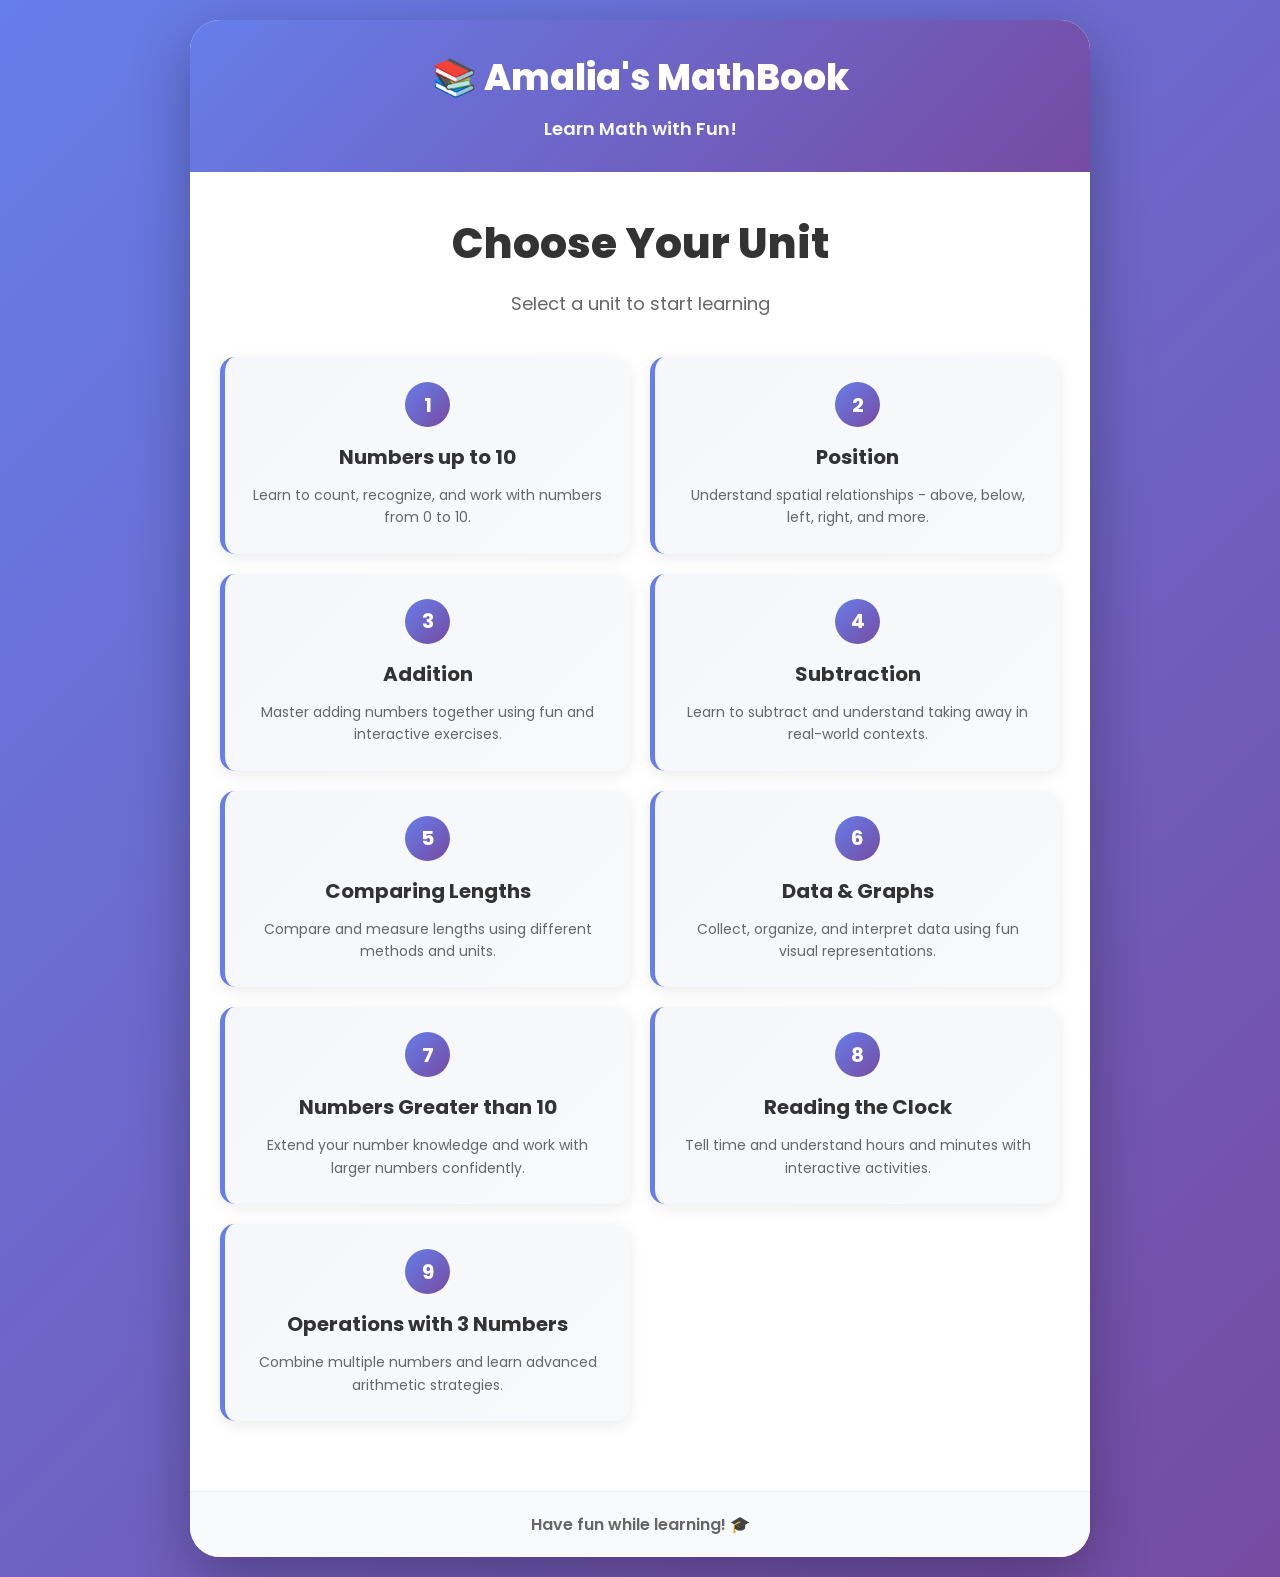
<file: home.html>
<!DOCTYPE html>
<html lang="en">
<head>
    <meta charset="UTF-8">
    <meta name="viewport" content="width=device-width, initial-scale=1.0">
    <title>Amalia's MathBook - Home</title>
    <link rel="preconnect" href="https://fonts.googleapis.com">
    <link rel="preconnect" href="https://fonts.gstatic.com" crossorigin>
    <link href="https://fonts.googleapis.com/css2?family=Poppins:wght@400;600;700;800&family=Nunito:wght@400;600;700&family=Comic+Neue:wght@300;400;700&display=swap" rel="stylesheet">
    <link rel="stylesheet" href="styles/home.css">
</head>
<body>
    <div class="home-container">
        <!-- Header -->
        <header class="home-header">
            <div class="logo">📚 Amalia's MathBook</div>
            <p class="tagline">Learn Math with Fun!</p>
        </header>

        <!-- Main Content -->
        <div class="home-content">
            <h1 class="welcome-title">Choose Your Unit</h1>
            <p class="welcome-text">Select a unit to start learning</p>

            <!-- Units Dictionary Section -->
            <div class="units-dictionary-section">
                <h2>📚 All Available Units</h2>
                <div class="units-dictionary-grid">
                    <div class="unit-dict-card" onclick="navigateToUnitLessons(1)">
                        <div class="unit-number">1</div>
                        <h3>Numbers up to 10</h3>
                        <p>Learn to count, recognize, and work with numbers from 0 to 10.</p>
                    </div>
                    <div class="unit-dict-card" onclick="navigateToUnitLessons(2)">
                        <div class="unit-number">2</div>
                        <h3>Position</h3>
                        <p>Understand spatial relationships - above, below, left, right, and more.</p>
                    </div>
                    <div class="unit-dict-card" onclick="navigateToUnitLessons(3)">
                        <div class="unit-number">3</div>
                        <h3>Addition</h3>
                        <p>Master adding numbers together using fun and interactive exercises.</p>
                    </div>
                    <div class="unit-dict-card" onclick="navigateToUnitLessons(4)">
                        <div class="unit-number">4</div>
                        <h3>Subtraction</h3>
                        <p>Learn to subtract and understand taking away in real-world contexts.</p>
                    </div>
                    <div class="unit-dict-card" onclick="navigateToUnitLessons(5)">
                        <div class="unit-number">5</div>
                        <h3>Comparing Lengths</h3>
                        <p>Compare and measure lengths using different methods and units.</p>
                    </div>
                    <div class="unit-dict-card" onclick="navigateToUnitLessons(6)">
                        <div class="unit-number">6</div>
                        <h3>Data & Graphs</h3>
                        <p>Collect, organize, and interpret data using fun visual representations.</p>
                    </div>
                    <div class="unit-dict-card" onclick="navigateToUnitLessons(7)">
                        <div class="unit-number">7</div>
                        <h3>Numbers Greater than 10</h3>
                        <p>Extend your number knowledge and work with larger numbers confidently.</p>
                    </div>
                    <div class="unit-dict-card" onclick="navigateToUnitLessons(8)">
                        <div class="unit-number">8</div>
                        <h3>Reading the Clock</h3>
                        <p>Tell time and understand hours and minutes with interactive activities.</p>
                    </div>
                    <div class="unit-dict-card" onclick="navigateToUnitLessons(9)">
                        <div class="unit-number">9</div>
                        <h3>Operations with 3 Numbers</h3>
                        <p>Combine multiple numbers and learn advanced arithmetic strategies.</p>
                    </div>
                </div>
            </div>
        </div>

        <!-- Footer -->
        <footer class="home-footer">
            <p>Have fun while learning! 🎓</p>
        </footer>
    </div>

    <!-- Scripts -->
    <script src="js/navigation.js"></script>
    <script src="js/home.js"></script>
</body>
</html>
</file>
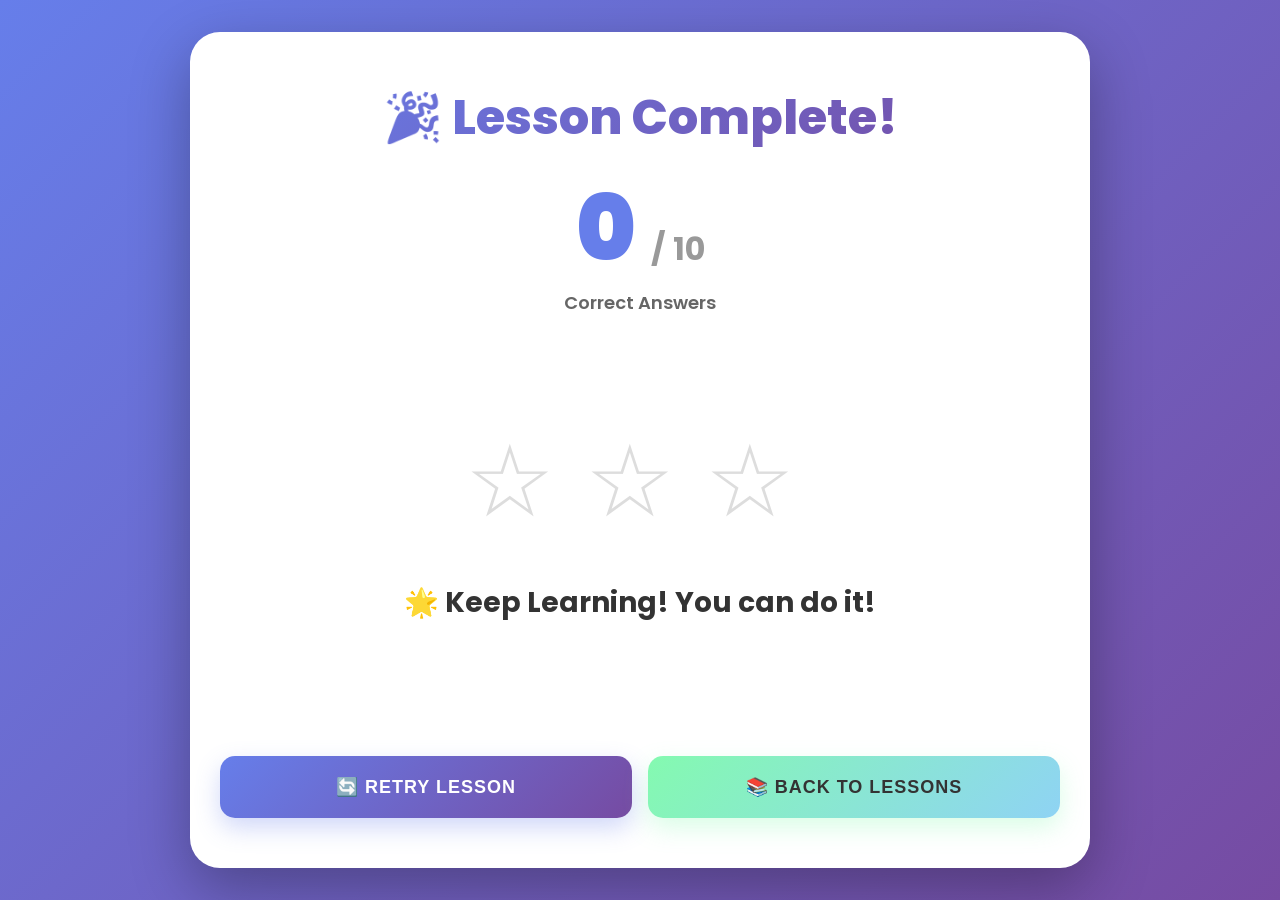
<file: results.html>
<!DOCTYPE html>
<html lang="en">

<head>
    <meta charset="UTF-8">
    <meta name="viewport" content="width=device-width, initial-scale=1.0">
    <title>Amalia's MathBook - Results</title>
    <link rel="preconnect" href="https://fonts.googleapis.com">
    <link rel="preconnect" href="https://fonts.gstatic.com" crossorigin>
    <link
        href="https://fonts.googleapis.com/css2?family=Poppins:wght@400;600;700;800&family=Nunito:wght@400;600;700&family=Comic+Neue:wght@300;400;700&display=swap"
        rel="stylesheet">
    <link rel="stylesheet" href="styles/results_new.css">
</head>

<body>
    <div class="results-container">
        <!-- Celebration Animation -->
        <div class="celebration">
            <div class="balloons" id="balloonContainer">
                <div class="balloon balloon-1"></div>
                <div class="balloon balloon-2"></div>
                <div class="balloon balloon-3"></div>
                <div class="balloon balloon-4"></div>
                <div class="balloon balloon-5"></div>
            </div>
            <!-- <div class="fireworks" id="fireworksContainer"></div> -->
        </div>

        <div class="pyro">
            <div class="before"></div>
            <div class="after"></div>
        </div>

        <!-- Celebration Video -->
        <video id="celebrationVideo" class="celebration-video" autoplay playsinline></video>

        <!-- Results Content -->
        <div class="results-content">
            <h1 class="results-title">🎉 Lesson Complete!</h1>

            <!-- Score Display -->
            <div class="score-display">
                <div class="score-box">
                    <span class="score-number" id="finalScore">0</span>
                    <span class="score-total">/ <span id="totalQuestions">10</span></span>
                </div>
                <p class="score-label">Correct Answers</p>
            </div>

            <!-- Stars Rating -->
            <div class="stars-section">
                <div class="stars" id="starsDisplay"></div>
                <p id="performanceMessage" class="performance-message"></p>
            </div>

            <!-- Action Buttons -->
            <div class="action-buttons">
                <button class="btn btn-retry" onclick="retryLesson()">
                    🔄 Retry Lesson
                </button>
                <button class="btn btn-back" onclick="backToLessons()">
                    📚 Back to Lessons
                </button>
            </div>
        </div>
    </div>

    <!-- Scripts -->
    <script src="js/navigation.js"></script>
    <script src="js/results.js"></script>
</body>

</html>
</file>
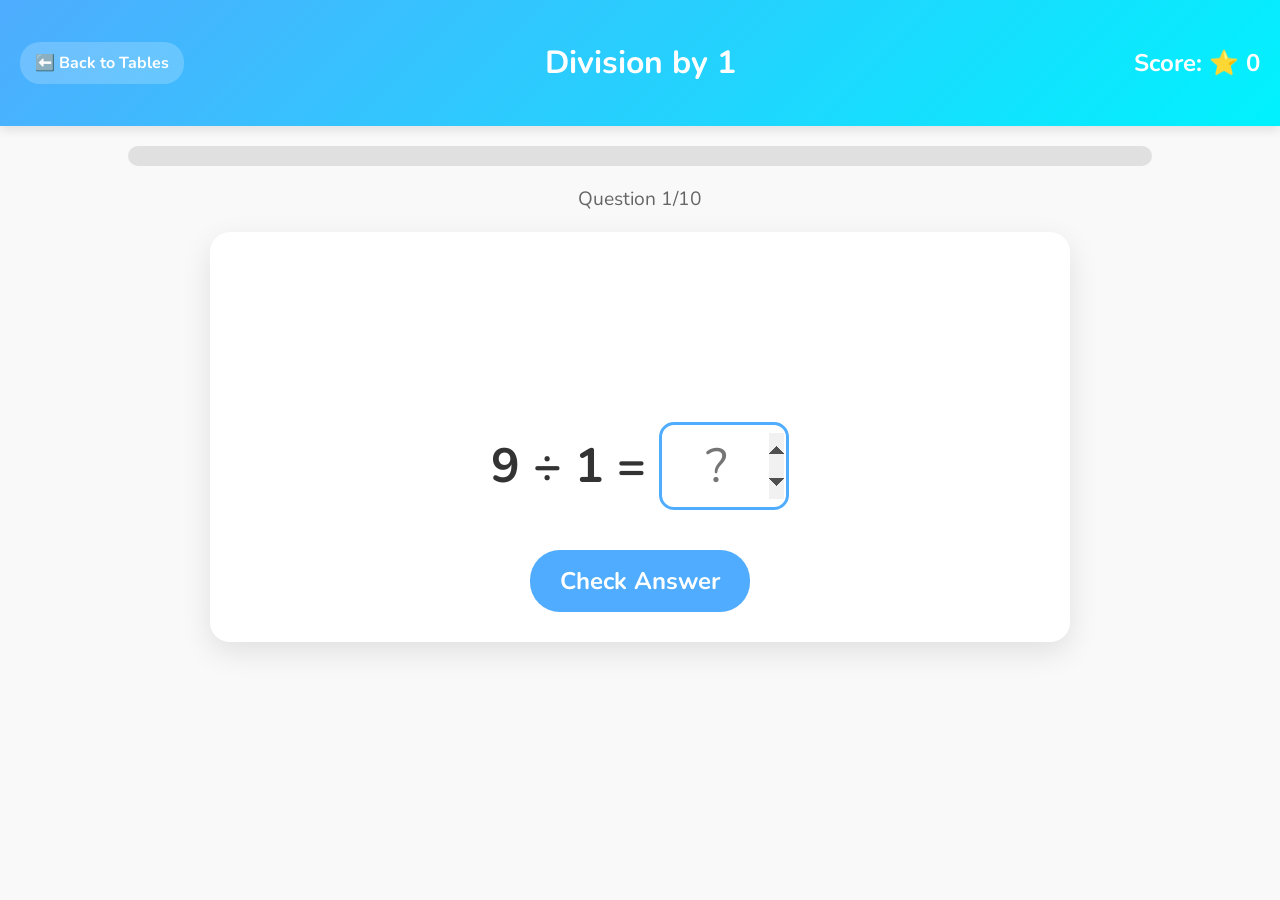
<file: times-tables-practice.html>
<!DOCTYPE html>
<html lang="en">
<head>
    <meta charset="UTF-8">
    <meta name="viewport" content="width=device-width, initial-scale=1.0">
    <title>Practice</title>
    <link href="https://fonts.googleapis.com/css2?family=Nunito:wght@400;600;700;800&display=swap" rel="stylesheet">
    <link rel="stylesheet" href="src/styles/times-tables-practice.css">
</head>
<body>
    <div class="header">
        <a href="times-tables.html" class="back-btn">⬅️ Back to Tables</a>
        <h1 id="practice-title">Practice</h1>
        <div class="score-display">Score: ⭐ <span id="score">0</span></div>
    </div>

    <div class="progress-bar-container">
        <div class="progress-bar" id="progress-bar"></div>
    </div>
    
    <div class="question-counter">Question <span id="current-q">1</span>/10</div>

    <div class="practice-container" id="practice-container">
        <div class="visual-display" id="visual-display">
            <!-- Visual items injected here -->
        </div>

        <div class="equation-display" id="equation-display">
            <!-- Equation injected here -->
            <span id="equation-text"></span>
            <input type="number" id="answer-input" placeholder="?">
        </div>

        <button class="check-btn" id="check-btn">Check Answer</button>

        <!-- Feedback Container (Hidden by default) -->
        <div id="feedbackSection" class="feedback-section" style="display: none; flex-direction: column; align-items: center; margin-top: 20px;">
            <video id="feedbackVideo" style="width: 200px; height: 200px; border-radius: 15px; margin-bottom: 10px;" playsinline></video>
            <div id="feedbackMessage" style="font-size: 1.5em; font-weight: bold;"></div>
        </div>
    </div>

    <div class="results-container" id="results-container" style="display: none;">
        <h2>🎉 Practice Complete! 🎉</h2>
        <div class="final-score">Your Score: <span id="final-score-value">0</span>/10 ⭐</div>
        <p class="message" id="results-message"></p>
        <button class="menu-btn" onclick="window.location.href='times-tables.html'">Choose Another Table</button>
        <button class="retry-btn" onclick="window.location.reload()">Practice Again</button>
    </div>

    <!-- Audio Elements -->
    <!-- <audio id="sound-correct" src="corect1.mp4" preload="auto"></audio>
    <audio id="sound-wrong" src="V2Wrobg.mp4" preload="auto"></audio> -->
    <audio id="sound-final" src="VFinal.mp4" preload="auto"></audio>

    <script src="src/scripts/times-tables-practice.js"></script>
</body>
</html>
</file>
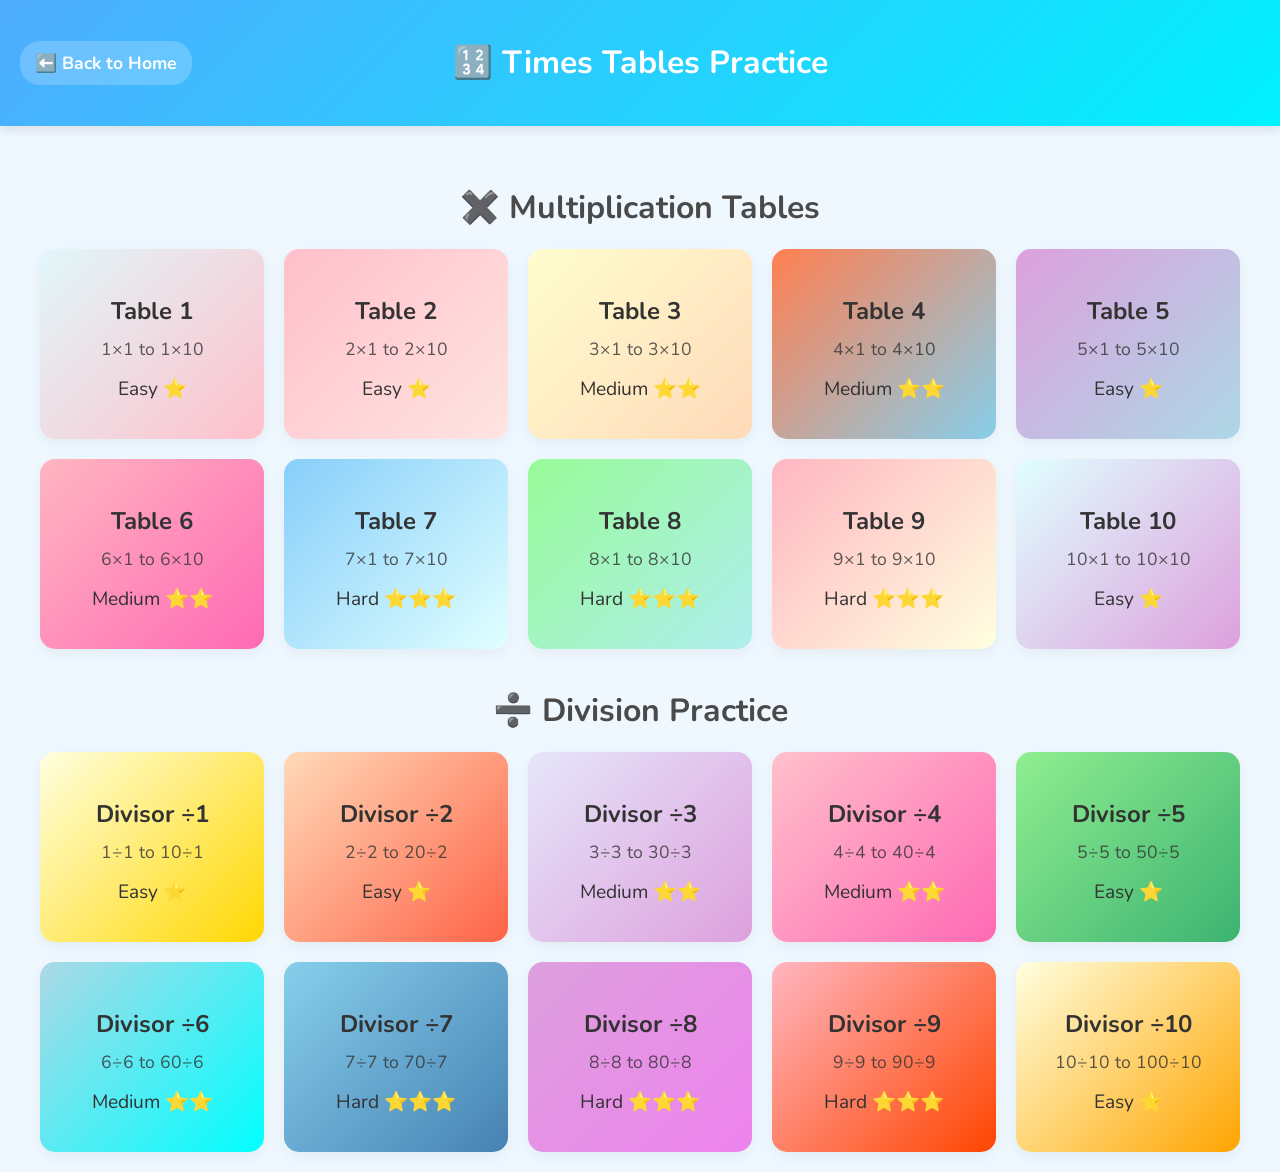
<file: times-tables.html>
<!DOCTYPE html>
<html lang="en">
<head>
    <meta charset="UTF-8">
    <meta name="viewport" content="width=device-width, initial-scale=1.0">
    <title>Times Tables Practice</title>
    <link href="https://fonts.googleapis.com/css2?family=Nunito:wght@400;600;700;800&display=swap" rel="stylesheet">
    <link rel="stylesheet" href="src/styles/times-tables.css">
</head>
<body>
    <div class="header">
        <a href="index.html" class="back-btn">⬅️ Back to Home</a>
        <h1>🔢 Times Tables Practice</h1>
    </div>

    <div class="container">
        <h2>✖️ Multiplication Tables</h2>
        <div class="grid" id="multiplication-grid">
            <!-- Multiplication Cards injected by JS -->
        </div>

        <h2>➗ Division Practice</h2>
        <div class="grid" id="division-grid">
            <!-- Division Cards injected by JS -->
        </div>
    </div>

    <script src="src/scripts/times-tables.js"></script>
</body>
</html>
</file>
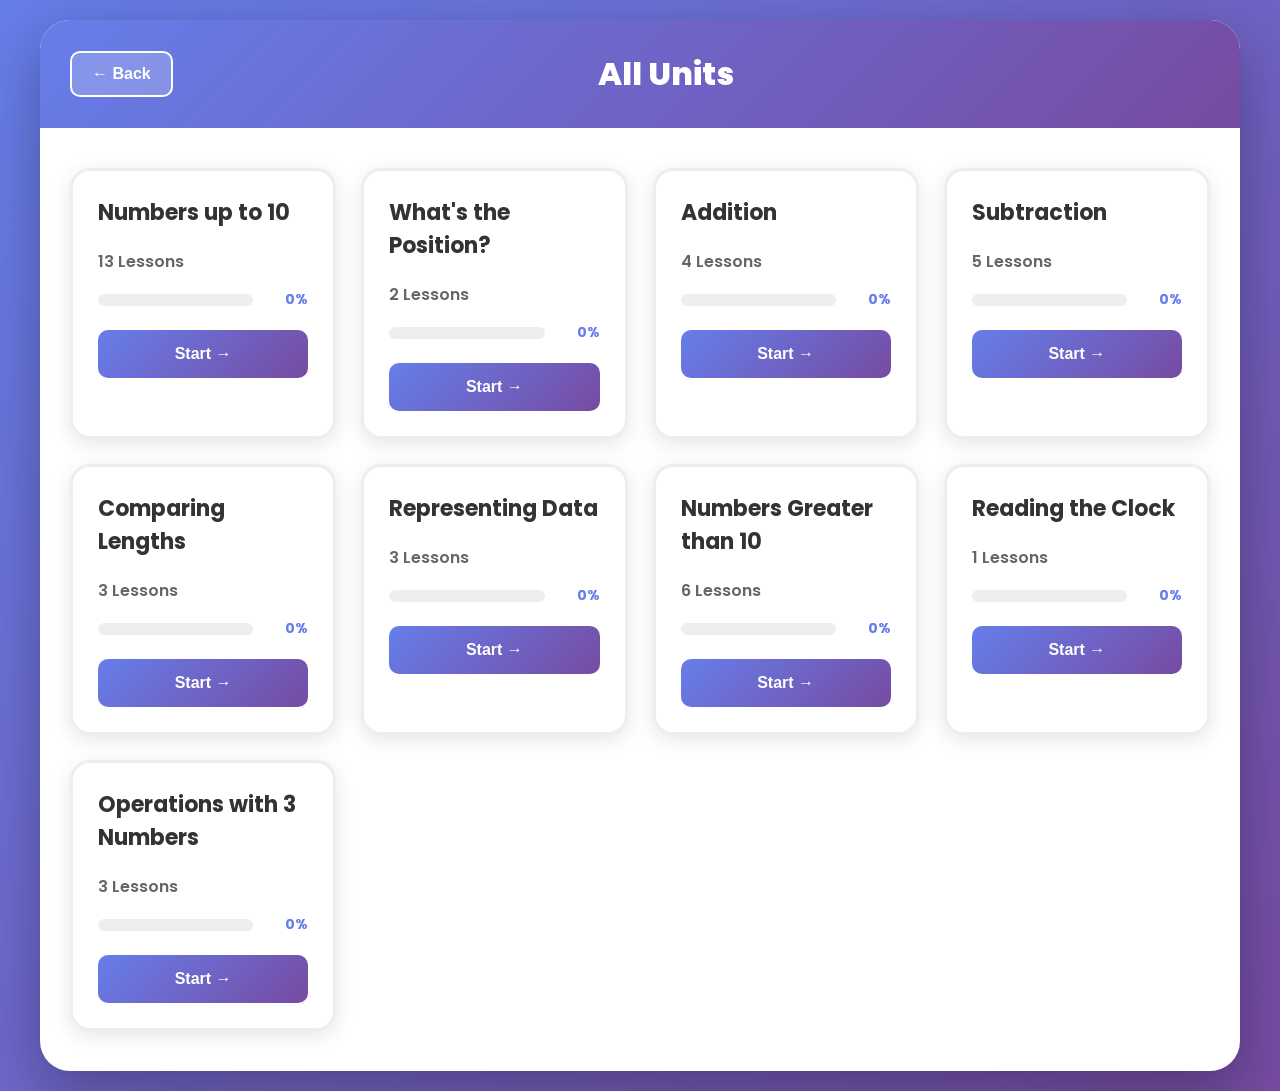
<file: units.html>
<!DOCTYPE html>
<html lang="en">
<head>
    <meta charset="UTF-8">
    <meta name="viewport" content="width=device-width, initial-scale=1.0">
    <title>Amalia's MathBook - Units</title>
    <link rel="preconnect" href="https://fonts.googleapis.com">
    <link rel="preconnect" href="https://fonts.gstatic.com" crossorigin>
    <link href="https://fonts.googleapis.com/css2?family=Poppins:wght@400;600;700;800&family=Nunito:wght@400;600;700&family=Comic+Neue:wght@300;400;700&display=swap" rel="stylesheet">
    <link rel="stylesheet" href="styles/units.css">
</head>
<body>
    <div class="units-container">
        <!-- Header -->
        <header class="units-header">
            <button class="back-btn" onclick="goBack()">← Back</button>
            <h1>All Units</h1>
            <div class="header-spacer"></div>
        </header>

        <!-- Units Grid -->
        <div class="units-content">
            <div id="unitsGrid" class="units-grid">
                <!-- Units will be loaded here by JavaScript -->
            </div>
        </div>
    </div>

    <!-- Scripts -->
    <script src="js/navigation.js"></script>
    <script src="./js/progress.js"></script>
    <script src="js/units.js"></script>
</body>
</html>
</file>
<file: styles/home.css>
/* ===================================
   HOME PAGE STYLES - UNITS ONLY
   =================================== */

* {
    margin: 0;
    padding: 0;
    box-sizing: border-box;
}

body {
    font-family: 'Poppins', 'Nunito', sans-serif;
    background: linear-gradient(135deg, #667eea 0%, #764ba2 100%);
    min-height: 100vh;
    display: flex;
    justify-content: center;
    align-items: center;
    padding: 20px;
}

.home-container {
    width: 100%;
    max-width: 900px;
    background: white;
    border-radius: 30px;
    box-shadow: 0 20px 60px rgba(0, 0, 0, 0.3);
    overflow: hidden;
    display: flex;
    flex-direction: column;
    min-height: 100vh;
}

/* Header */
.home-header {
    background: linear-gradient(135deg, #667eea 0%, #764ba2 100%);
    padding: 30px 20px;
    text-align: center;
    color: white;
}

.logo {
    font-size: 36px;
    font-weight: 800;
    margin-bottom: 10px;
}

.tagline {
    font-size: 18px;
    opacity: 0.95;
    font-weight: 600;
}

/* Content */
.home-content {
    flex: 1;
    padding: 40px 30px;
    text-align: center;
}

.welcome-title {
    font-size: 42px;
    color: #333;
    margin-bottom: 15px;
    font-weight: 800;
}

.welcome-text {
    font-size: 18px;
    color: #666;
    margin-bottom: 40px;
}

/* Units Dictionary Section */
.units-dictionary-section {
    margin-top: 0;
    padding-top: 0;
    border-top: none;
}

.units-dictionary-section h2 {
    font-size: 28px;
    color: #333;
    margin-bottom: 30px;
    font-weight: 800;
    text-align: center;
    display: none;
}

.units-dictionary-grid {
    display: grid;
    grid-template-columns: repeat(auto-fit, minmax(280px, 1fr));
    gap: 20px;
    margin-bottom: 30px;
}

.unit-dict-card {
    background: linear-gradient(135deg, #f5f7fa 0%, #f8f9fb 100%);
    border-radius: 15px;
    padding: 25px;
    border-left: 5px solid #667eea;
    transition: all 0.3s cubic-bezier(0.4, 0, 0.2, 1);
    cursor: pointer;
    position: relative;
    box-shadow: 0 4px 15px rgba(0, 0, 0, 0.08);
    user-select: none;
}

.unit-dict-card:hover {
    transform: translateY(-8px);
    box-shadow: 0 12px 30px rgba(102, 126, 234, 0.25);
    background: linear-gradient(135deg, #667eea 0%, #764ba2 100%);
}

.unit-dict-card:hover h3,
.unit-dict-card:hover p {
    color: white;
}

.unit-number {
    display: inline-flex;
    width: 45px;
    height: 45px;
    background: linear-gradient(135deg, #667eea 0%, #764ba2 100%);
    color: white;
    border-radius: 50%;
    align-items: center;
    justify-content: center;
    font-size: 20px;
    font-weight: 700;
    margin-bottom: 15px;
    transition: all 0.3s ease;
}

.unit-dict-card:hover .unit-number {
    background: white;
    color: #667eea;
    transform: scale(1.1);
}

.unit-dict-card h3 {
    font-size: 20px;
    color: #333;
    margin-bottom: 12px;
    font-weight: 700;
    transition: color 0.3s ease;
}

.unit-dict-card p {
    font-size: 14px;
    color: #666;
    line-height: 1.6;
    transition: color 0.3s ease;
}

/* Footer */
.home-footer {
    background: #f8f9fa;
    padding: 20px;
    text-align: center;
    color: #666;
    font-weight: 600;
    border-top: 1px solid #eee;
}

/* Animations */
@keyframes fade-in {
    from {
        opacity: 0;
        transform: translateY(20px);
    }
    to {
        opacity: 1;
        transform: translateY(0);
    }
}

@keyframes slide-up {
    from {
        opacity: 0;
        transform: translateY(30px);
    }
    to {
        opacity: 1;
        transform: translateY(0);
    }
}

@keyframes pulse {
    0%, 100% {
        transform: scale(1);
    }
    50% {
        transform: scale(1.05);
    }
}

.fade-in {
    animation: fade-in 0.6s ease-out forwards;
}

.slide-up {
    animation: slide-up 0.6s ease-out forwards;
}

.pulse-animation {
    animation: pulse 2s ease-in-out infinite;
}

/* Responsive */
@media (max-width: 768px) {
    .home-content {
        padding: 25px 20px;
    }
    
    .welcome-title {
        font-size: 32px;
    }

    .units-dictionary-section h2 {
        font-size: 24px;
        margin-bottom: 20px;
    }

    .units-dictionary-grid {
        grid-template-columns: 1fr;
        gap: 15px;
    }

    .unit-dict-card {
        padding: 20px;
    }
}

@media (max-width: 480px) {
    .home-header {
        padding: 20px 15px;
    }

    .logo {
        font-size: 28px;
    }

    .tagline {
        font-size: 14px;
    }

    .home-content {
        padding: 20px 15px;
    }

    .welcome-title {
        font-size: 28px;
        margin-bottom: 10px;
    }

    .welcome-text {
        font-size: 14px;
        margin-bottom: 25px;
    }

    .unit-dict-card {
        padding: 18px;
    }

    .unit-dict-card h3 {
        font-size: 18px;
    }

    .unit-dict-card p {
        font-size: 12px;
    }

    .unit-number {
        width: 40px;
        height: 40px;
        font-size: 18px;
    }
}
</file>
<file: styles/results_new.css>
/* ===================================
   RESULTS PAGE STYLES
   =================================== */

* {
    margin: 0;
    padding: 0;
    box-sizing: border-box;
}

body {
    font-family: 'Poppins', 'Nunito', 'Comic Neue', sans-serif;
    background: linear-gradient(135deg, #667eea 0%, #764ba2 100%);
    min-height: 100vh;
    display: flex;
    justify-content: center;
    align-items: center;
    padding: 16px;

    overflow-x: hidden;
    overflow-y: auto;
}


.results-container {
    width: 100%;
    max-width: 900px;
    position: relative;
}

/* Celebration Video */
.celebration-video {
    position: fixed;
    top: 0;
    left: 0;
    width: 100%;
    height: 100%;
    object-fit: cover;
    z-index: 1;
    pointer-events: none;

}

/* Celebration Effects */
.celebration {
    position: fixed;
    top: 0;
    left: 0;
    right: 0;
    bottom: 0;
    pointer-events: none;
    z-index: 15;
    overflow: hidden;
}

/* Balloons Container */
.balloons {
    position: absolute;
    width: 100%;
    height: 100%;
}

.balloon {
    position: absolute;
    width: 60px;
    height: 80px;
    border-radius: 50% 50% 50% 0;
    bottom: -120px;
    opacity: 0.85;
    filter: drop-shadow(0 2px 4px rgba(0, 0, 0, 0.2));
}

.balloon-1 {
    background: linear-gradient(135deg, #ff6b6b 0%, #ff5252 100%);
    left: 5%;
    width: 50px;
    height: 70px;
}

.balloon-2 {
    background: linear-gradient(135deg, #ffd93d 0%, #ffca3d 100%);
    left: 25%;
    width: 60px;
    height: 80px;
}

.balloon-3 {
    background: linear-gradient(135deg, #6bcf7f 0%, #52d084 100%);
    left: 50%;
    width: 55px;
    height: 75px;
}

.balloon-4 {
    background: linear-gradient(135deg, #4ecdc4 0%, #44b7b7 100%);
    left: 75%;
    width: 50px;
    height: 70px;
}

.balloon-5 {
    background: linear-gradient(135deg, #f087b2 0%, #e070a0 100%);
    right: 5%;
    width: 60px;
    height: 80px;
}

@keyframes float {
    0% {
        bottom: -120px;
        opacity: 0;
        transform: translateX(0) rotateZ(0deg);
    }

    5% {
        opacity: 0.85;
    }

    95% {
        opacity: 0.85;
    }

    100% {
        bottom: 110vh;
        opacity: 0;
        transform: translateX(100px) rotateZ(20deg);
    }
}

/* Fireworks */
.fireworks {
    position: absolute;
    width: 100%;
    height: 100%;
    z-index: 12;
}

.spark {
    position: absolute;
    width: 6px;
    height: 6px;
    border-radius: 50%;
    background: #FFD700;
    pointer-events: none;
    box-shadow: 0 0 10px rgba(255, 215, 0, 0.8);
}

@keyframes explode {
    0% {
        opacity: 1;
        filter: drop-shadow(0 0 10px currentColor);
    }

    100% {
        opacity: 0;
        transform: translate(var(--tx, 0), var(--ty, 0)) scale(0);
        filter: drop-shadow(0 0 0px currentColor);
    }
}

.spark {
    animation: explode 1.5s ease-out forwards;
}

/* Results Content */
.results-content {
    background: white;
    border-radius: 30px;
    padding: 50px 30px;
    text-align: center;
    box-shadow: 0 20px 60px rgba(0, 0, 0, 0.3);
    position: relative;
    z-index: 10;
    min-height: min(600px, 90vh);
    display: flex;
    flex-direction: column;
    justify-content: center;
}

.results-title {
    font-size: 48px;
    font-weight: 800;
    color: #333;
    margin-bottom: 30px;
    background: linear-gradient(135deg, #667eea 0%, #764ba2 100%);
    -webkit-background-clip: text;
    -webkit-text-fill-color: transparent;
    background-clip: text;
}

/* Score Display */
.score-display {
    margin-bottom: 40px;
}

.score-box {
    display: flex;
    align-items: baseline;
    justify-content: center;
    gap: 15px;
    margin-bottom: 15px;
}

.score-number {
    font-size: 90px;
    font-weight: 900;
    color: #667eea;
    animation: scaleUp 0.6s cubic-bezier(0.68, -0.55, 0.265, 1.55);
    line-height: 1;
}

@keyframes scaleUp {
    0% {
        transform: scale(0) rotateY(180deg);
        opacity: 0;
    }

    100% {
        transform: scale(1) rotateY(0);
        opacity: 1;
    }
}

.score-total {
    font-size: 32px;
    font-weight: 700;
    color: #999;
}

.score-label {
    font-size: 18px;
    color: #666;
    font-weight: 600;
}

/* Stars Section */
.stars-section {
    margin: 50px 0;
}

.stars {
    font-size: 100px;
    letter-spacing: 20px;
    margin-bottom: 25px;
    display: flex;
    justify-content: center;
    gap: 10px;
    min-height: 130px;
}

.star {
    display: inline-block;
    opacity: 0;
    transform: scale(0) rotateZ(0deg);
    animation: starBounce 0.6s ease-out forwards;
}

.star.bounce-in {
    animation: starBounce 0.6s cubic-bezier(0.68, -0.55, 0.265, 1.55) forwards;
}

@keyframes starBounce {
    0% {
        opacity: 0;
        transform: scale(0) rotateZ(-180deg);
    }

    60% {
        opacity: 1;
        transform: scale(1.2) rotateZ(10deg);
    }

    100% {
        opacity: 1;
        transform: scale(1) rotateZ(0deg);
    }
}

.star.filled {
    color: #FFD700;
    text-shadow: 0 0 10px rgba(255, 215, 0, 0.6);
}

.star.empty {
    color: #ddd;
}

.performance-message {
    font-size: 28px;
    color: #333;
    font-weight: 700;
    line-height: 1.6;
    margin: 25px 0;
    min-height: 50px;
}

/* Action Buttons */
.action-buttons {
    display: grid;
    grid-template-columns: repeat(auto-fit, minmax(160px, 1fr));
    gap: 16px;
    margin-top: 50px;
}

.btn {
    padding: 20px 30px;
    font-size: 18px;
    border: none;
    border-radius: 15px;
    cursor: pointer;
    font-weight: 700;
    transition: all 0.3s cubic-bezier(0.4, 0, 0.2, 1);
    text-transform: uppercase;
    letter-spacing: 1px;
}

.btn-retry {
    background: linear-gradient(135deg, #667eea 0%, #764ba2 100%);
    color: white;
    box-shadow: 0 10px 25px rgba(102, 126, 234, 0.3);
}

.btn-retry:hover {
    transform: translateY(-5px);
    box-shadow: 0 15px 40px rgba(102, 126, 234, 0.5);
}

.btn-back {
    background: linear-gradient(135deg, #84fab0 0%, #8fd3f4 100%);
    color: #333;
    box-shadow: 0 10px 25px rgba(132, 250, 176, 0.3);
}

.btn-back:hover {
    transform: translateY(-5px);
    box-shadow: 0 15px 40px rgba(132, 250, 176, 0.5);
}

.btn:active {
    transform: translateY(-2px);
}

/* Responsive Design */
@media (max-width: 768px) {
    .results-content {
        padding: 40px 20px;
        min-height: 500px;
    }

    .results-title {
        font-size: clamp(26px, 5vw, 48px);
        margin-bottom: 25px;
    }

    .score-number {
        font-size: clamp(48px, 9vw, 90px);
    }

    .score-total {
        font-size: 24px;
    }

    .stars {
        font-size: clamp(40px, 8vw, 100px);
        letter-spacing: 15px;
        min-height: 100px;
    }

    .performance-message {
        font-size: 22px;
        min-height: 45px;
    }

    .action-buttons {
        grid-template-columns: 1fr 1fr;
        gap: 15px;
    }

    .balloon {
        width: clamp(35px, 6vw, 60px);
        height: clamp(50px, 8vw, 80px);
    }
}

@media (max-width: 480px) {
    .results-content {
        padding: 30px 15px;
        border-radius: 20px;
        min-height: auto;
    }

    .results-title {
        font-size: 28px;
        margin-bottom: 20px;
    }

    .score-number {
        font-size: 50px;
    }

    .score-total {
        font-size: 20px;
    }

    .score-label {
        font-size: 14px;
    }

    .stars {
        font-size: 50px;
        letter-spacing: 10px;
        min-height: 70px;
    }

    .star {
        transform: scale(0.8);
    }

    .performance-message {
        font-size: 16px;
        min-height: 40px;
    }

    .btn {
        padding: 15px 20px;
        font-size: 14px;
    }
}
</file>
<file: src/styles/times-tables-practice.css>
body {
    font-family: 'Nunito', sans-serif;
    margin: 0;
    padding: 0;
    background-color: #f9f9f9;
    color: #333;
    text-align: center;
}

.header {
    background: linear-gradient(135deg, #4facfe 0%, #00f2fe 100%);
    color: white;
    padding: 20px;
    position: relative;
    box-shadow: 0 4px 10px rgba(0,0,0,0.1);
    display: flex;
    justify-content: center;
    align-items: center;
}

.back-btn {
    position: absolute;
    left: 20px;
    color: white;
    text-decoration: none;
    font-weight: bold;
    background: rgba(255,255,255,0.2);
    padding: 10px 15px;
    border-radius: 20px;
}

.score-display {
    position: absolute;
    right: 20px;
    font-size: 1.5em;
    font-weight: bold;
}

.progress-bar-container {
    width: 80%;
    height: 20px;
    background: #e0e0e0;
    margin: 20px auto;
    border-radius: 10px;
    overflow: hidden;
}

.progress-bar {
    height: 100%;
    width: 0%;
    background: #4caf50;
    transition: width 0.5s ease;
}

.question-counter {
    font-size: 1.2em;
    color: #666;
}

.practice-container {
    background: white;
    max-width: 800px;
    margin: 20px auto;
    padding: 30px;
    border-radius: 20px;
    box-shadow: 0 10px 30px rgba(0,0,0,0.1);
}

.visual-display {
    font-size: 2.5em; /* default for emojis */
    margin: 30px 0;
    min-height: 100px;
    display: flex;
    flex-wrap: wrap;
    justify-content: center;
    gap: 10px;
}

.equation-display {
    font-size: 3em;
    margin: 20px 0;
    font-weight: bold;
}

input[type="number"] {
    font-size: 1em;
    width: 120px;
    height: 80px;
    text-align: center;
    border: 3px solid #ccc;
    border-radius: 15px;
    font-family: 'Nunito', sans-serif;
    outline: none;
    transition: border-color 0.3s;
}

input[type="number"]:focus {
    border-color: #4facfe;
}

input.error {
    animation: shake 0.5s;
    border-color: #ff5252;
}

input.correct {
    border-color: #4caf50;
}

.check-btn, .menu-btn, .retry-btn {
    background: #4facfe;
    color: white;
    border: none;
    padding: 15px 30px;
    font-size: 1.5em;
    border-radius: 30px;
    cursor: pointer;
    margin-top: 20px;
    font-family: inherit;
    font-weight: bold;
    transition: transform 0.2s, background 0.2s;
}

.check-btn:hover, .menu-btn:hover, .retry-btn:hover {
    transform: scale(1.05);
    background: #00f2fe;
}

.feedback {
    margin-top: 20px;
    font-size: 2em;
    font-weight: bold;
    height: 40px;
}

.results-container {
    background: white;
    max-width: 600px;
    margin: 40px auto;
    padding: 40px;
    border-radius: 20px;
    box-shadow: 0 10px 30px rgba(0,0,0,0.1);
}

.final-score {
    font-size: 2.5em;
    margin: 20px 0;
}

.message {
    font-size: 1.5em;
    color: #4a4a4a;
    margin-bottom: 30px;
}

@keyframes shake {
    0%, 100% { transform: translateX(0); }
    25% { transform: translateX(-10px); }
    75% { transform: translateX(10px); }
}

@keyframes popIn {
    0% { transform: scale(0); opacity: 0; }
    100% { transform: scale(1); opacity: 1; }
}

.visual-item {
    animation: popIn 0.5s cubic-bezier(0.175, 0.885, 0.32, 1.275) forwards;
}

.group-box {
    border: 3px solid #ddd;
    border-radius: 15px;
    padding: 15px;
    display: inline-flex;
    flex-wrap: wrap;
    gap: 5px;
    background: #fdfdfd;
}
</file>
<file: src/styles/times-tables.css>
body {
    font-family: 'Nunito', sans-serif;
    margin: 0;
    padding: 0;
    background-color: #f0f8ff;
    color: #333;
}

.header {
    background: linear-gradient(135deg, #4facfe 0%, #00f2fe 100%);
    color: white;
    padding: 20px;
    text-align: center;
    position: relative;
    box-shadow: 0 4px 10px rgba(0,0,0,0.1);
}

.back-btn {
    position: absolute;
    left: 20px;
    top: 50%;
    transform: translateY(-50%);
    color: white;
    text-decoration: none;
    font-weight: bold;
    font-size: 1.1em;
    background: rgba(255,255,255,0.2);
    padding: 10px 15px;
    border-radius: 20px;
    transition: background 0.3s;
}

.back-btn:hover {
    background: rgba(255,255,255,0.3);
}

.container {
    max-width: 1200px;
    margin: 0 auto;
    padding: 20px;
}

h2 {
    text-align: center;
    color: #4a4a4a;
    font-size: 2em;
    margin-top: 40px;
    margin-bottom: 20px;
}

.grid {
    display: grid;
    grid-template-columns: repeat(auto-fill, minmax(200px, 1fr));
    gap: 20px;
}

.card {
    background: white;
    border-radius: 15px;
    padding: 20px;
    text-align: center;
    cursor: pointer;
    transition: transform 0.3s, box-shadow 0.3s;
    box-shadow: 0 5px 15px rgba(0,0,0,0.05);
    text-decoration: none;
    color: inherit;
    display: flex;
    flex-direction: column;
    justify-content: center;
    align-items: center;
    min-height: 150px;
}

.card:hover {
    transform: translateY(-10px) scale(1.05);
    box-shadow: 0 15px 30px rgba(0,0,0,0.2);
}

.card h3 {
    font-size: 1.5em;
    margin: 10px 0;
}

.card .range {
    font-size: 1.1em;
    opacity: 0.8;
}

.card .difficulty {
    margin-top: 15px;
    font-size: 1.2em;
}

/* Gradients for cards will be added dynamically via JS but we can provide some basic styling */
</file>
<file: styles/units.css>
/* ===================================
   UNITS PAGE STYLES
   =================================== */

* {
    margin: 0;
    padding: 0;
    box-sizing: border-box;
}

body {
    font-family: 'Poppins', 'Nunito', sans-serif;
    background: linear-gradient(135deg, #667eea 0%, #764ba2 100%);
    min-height: 100vh;
    padding: 20px;
}

.units-container {
    max-width: 1200px;
    margin: 0 auto;
    background: white;
    border-radius: 30px;
    box-shadow: 0 20px 60px rgba(0, 0, 0, 0.3);
    overflow: hidden;
}

/* Header */
.units-header {
    background: linear-gradient(135deg, #667eea 0%, #764ba2 100%);
    padding: 30px;
    display: flex;
    align-items: center;
    justify-content: space-between;
    gap: 20px;
    color: white;
}

.back-btn {
    padding: 12px 20px;
    font-size: 16px;
    background: rgba(255, 255, 255, 0.2);
    border: 2px solid white;
    border-radius: 10px;
    cursor: pointer;
    color: white;
    font-weight: 600;
    transition: all 0.3s ease;
}

.back-btn:hover {
    background: rgba(255, 255, 255, 0.3);
    transform: translateX(-5px);
}

.units-header h1 {
    font-size: 32px;
    font-weight: 800;
    flex: 1;
    text-align: center;
}

.header-spacer {
    width: 50px;
}

/* Content */
.units-content {
    padding: 40px 30px;
}

.units-grid {
    display: grid;
    grid-template-columns: repeat(auto-fill, minmax(250px, 1fr));
    gap: 25px;
}

/* Unit Card */
.unit-card {
    background: white;
    border-radius: 20px;
    padding: 25px;
    box-shadow: 0 5px 20px rgba(0, 0, 0, 0.1);
    transition: all 0.3s ease;
    border: 3px solid #eee;
    position: relative;
}

.unit-card:hover:not(.locked) {
    transform: translateY(-10px);
    box-shadow: 0 15px 40px rgba(0, 0, 0, 0.2);
    border-color: #667eea;
}

.unit-card.completed {
    background: linear-gradient(135deg, #84fab0 0%, #8fd3f4 100%);
}

.unit-card.locked {
    opacity: 0.7;
    background: #f5f5f5;
}

/* Card Header */
.unit-card-header {
    display: flex;
    justify-content: space-between;
    align-items: start;
    margin-bottom: 20px;
    gap: 10px;
}

.unit-title {
    font-size: 22px;
    font-weight: 700;
    color: #333;
    flex: 1;
}

.unit-card.completed .unit-title {
    color: white;
}

.completion-badge {
    font-size: 24px;
    background: #667eea;
    color: white;
    width: 40px;
    height: 40px;
    border-radius: 50%;
    display: flex;
    align-items: center;
    justify-content: center;
    font-weight: bold;
}

/* Card Body */
.unit-card-body {
    margin-bottom: 20px;
}

.lessons-count {
    font-size: 16px;
    color: #666;
    margin-bottom: 15px;
    font-weight: 600;
}

.unit-card.completed .lessons-count {
    color: rgba(255, 255, 255, 0.9);
}

/* Progress Bar */
.progress-container {
    display: flex;
    align-items: center;
    gap: 10px;
}

.progress-bar {
    flex: 1;
    height: 12px;
    background: #eee;
    border-radius: 10px;
    overflow: hidden;
}

.progress-fill {
    height: 100%;
    background: linear-gradient(90deg, #667eea 0%, #764ba2 100%);
    transition: width 0.5s ease;
}

.progress-text {
    font-size: 14px;
    font-weight: 700;
    color: #667eea;
    min-width: 45px;
    text-align: right;
}

.unit-card.completed .progress-text {
    color: white;
}

/* Card Footer */
.unit-card-footer {
    display: flex;
    gap: 10px;
}

.unit-btn {
    flex: 1;
    padding: 15px 20px;
    background: linear-gradient(135deg, #667eea 0%, #764ba2 100%);
    color: white;
    border: none;
    border-radius: 10px;
    font-size: 16px;
    font-weight: 700;
    cursor: pointer;
    transition: all 0.3s ease;
}

.unit-btn:hover {
    transform: scale(1.05);
    box-shadow: 0 8px 20px rgba(102, 126, 234, 0.4);
}

.locked-badge {
    flex: 1;
    padding: 15px 20px;
    background: #ddd;
    color: #999;
    border-radius: 10px;
    font-size: 14px;
    font-weight: 600;
    text-align: center;
}

/* Responsive */
@media (max-width: 768px) {
    .units-grid {
        grid-template-columns: repeat(auto-fill, minmax(200px, 1fr));
        gap: 15px;
    }
    
    .units-header {
        flex-wrap: wrap;
    }
    
    .units-header h1 {
        font-size: 24px;
        width: 100%;
    }
    
    .unit-card {
        padding: 20px;
    }
}

@media (max-width: 480px) {
    .units-grid {
        grid-template-columns: 1fr;
    }
    
    .unit-card {
        padding: 15px;
    }
    
    .unit-title {
        font-size: 18px;
    }
}
</file>
